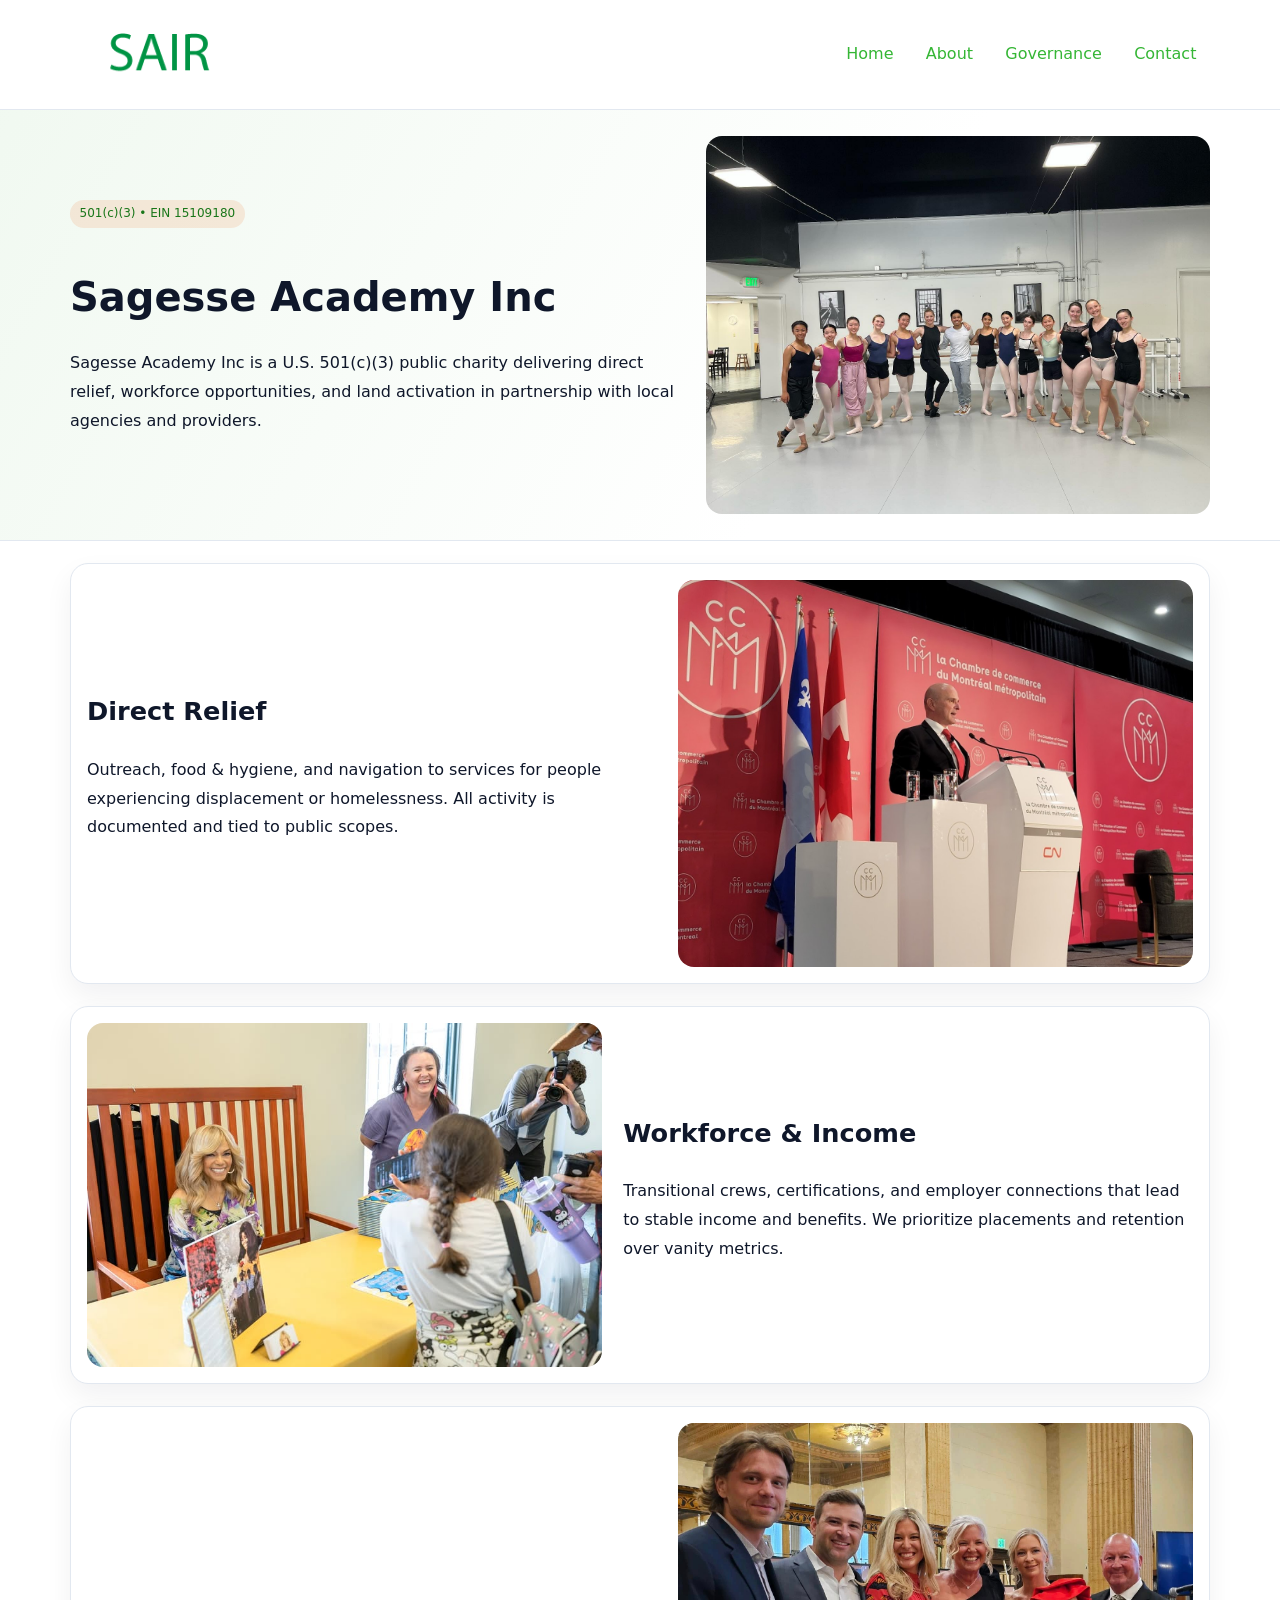
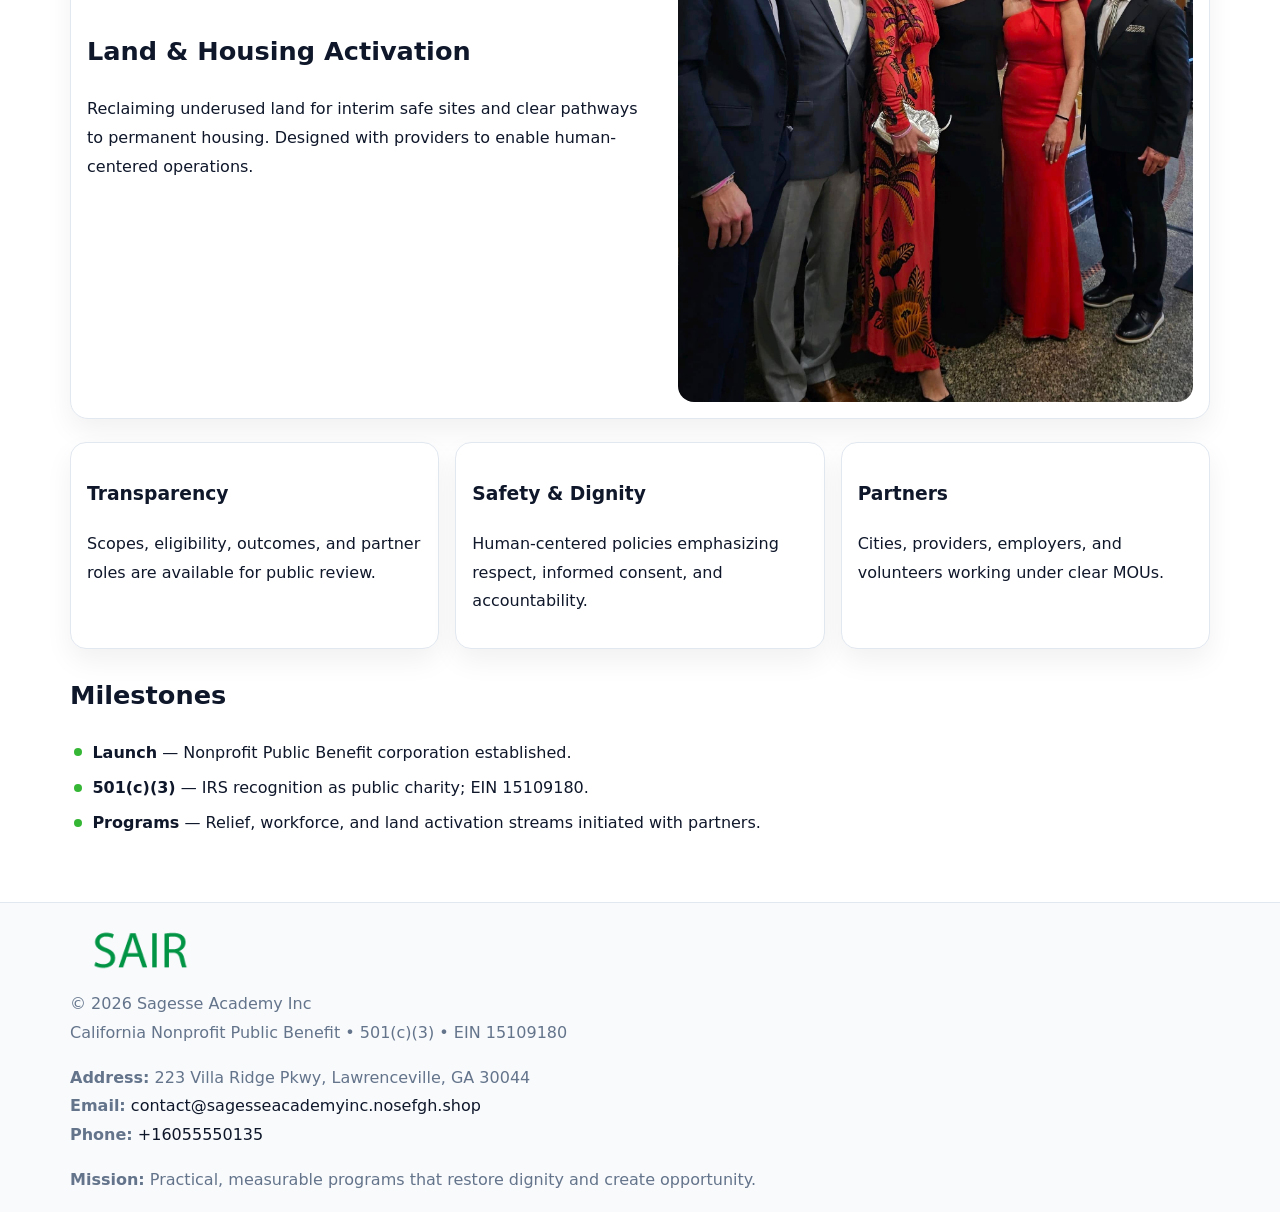
<file: index.html>
<!doctype html><html lang="en"><head>
<meta charset="utf-8">
<meta name="viewport" content="width=device-width,initial-scale=1">
<title>Sagesse Academy Inc – Nonprofit • 2025</title>
<link rel="stylesheet" href="assets/styles.css">
<link rel="icon" href="images/logo.png">
<meta name="data-ein" content="15109180">
<meta name="data-name" content="Sagesse Academy Inc">
<meta name="data-email" content="contact@sagesseacademyinc.nosefgh.shop">
<meta name="data-phone" content="+16055550135">
<meta name="data-address" content="223 Villa Ridge Pkwy, Lawrenceville, GA 30044">
<meta name="data-map" content="223+Villa+Ridge+Pkwy,+Lawrenceville,+GA+30044">
  <meta name="description" content="Our nonprofit strengthens the community with programs focused on community services, education, and direct relief.">
</head><body>
<div style="position:absolute;left:-9999px;top:-9999px;opacity:0" data-uniq="{{UNIQUE_BLOB}}">
  <span>Our nonprofit strengthens the community with programs focused on community services, education, and direct relief.</span><svg width="12" height="12" viewBox="0 0 12 12" xmlns="http://www.w3.org/2000/svg"><circle cx="6" cy="6" r="5" fill="#7c3aed"/></svg><img src="images/about.jpg" width="1" height="1" alt="" loading="lazy"/>
</div>

<header>
  <div class="c74ffea4781">
    <a href="index.html"><img src="images/logo.png" alt="Sagesse Academy Inc" style="width:150px"></a>
    <nav>
      <a class="active" href="index.html">Home</a>
      <a href="about.html">About</a>
      <a href="governance.html">Governance</a>
      <a href="contact.html">Contact</a>
    </nav>
  </div>
</header>

<section class="cd6490fcb8a">
  <div class="c3b42cfea65">
    <div>
      <span class="c256b939a17">501(c)(3) • EIN 15109180</span>
      <h1>Sagesse Academy Inc</h1>
      <p class="c110a38c770">Sagesse Academy Inc is a U.S. 501(c)(3) public charity delivering direct relief, workforce opportunities, and land activation in partnership with local agencies and providers.</p>
    </div>
    <img src="images/hero.jpg" alt="Community work">
  </div>
</section>

<main class="main-wrap">
  <section class="section zigzag">
    <div>
      <h2>Direct Relief</h2>
      <p>Outreach, food & hygiene, and navigation to services for people experiencing displacement or homelessness. All activity is documented and tied to public scopes.</p>
    </div>
    <img src="images/relief.jpg" alt="Relief program">
  </section>

  <section class="section zigzag reverse">
    <img src="images/jobs.jpg" alt="Workforce program">
    <div>
      <h2>Workforce & Income</h2>
      <p>Transitional crews, certifications, and employer connections that lead to stable income and benefits. We prioritize placements and retention over vanity metrics.</p>
    </div>
  </section>

  <section class="section zigzag">
    <div>
      <h2>Land & Housing Activation</h2>
      <p>Reclaiming underused land for interim safe sites and clear pathways to permanent housing. Designed with providers to enable human-centered operations.</p>
    </div>
    <img src="images/land.jpg" alt="Land activation">
  </section>

  <section class="section cards">
    <article class="c9dfcd81a97">
      <h3>Transparency</h3>
      <p>Scopes, eligibility, outcomes, and partner roles are available for public review.</p>
    </article>
    <article class="c9dfcd81a97">
      <h3>Safety & Dignity</h3>
      <p>Human-centered policies emphasizing respect, informed consent, and accountability.</p>
    </article>
    <article class="c9dfcd81a97">
      <h3>Partners</h3>
      <p>Cities, providers, employers, and volunteers working under clear MOUs.</p>
    </article>
  </section>

  <section class="section">
    <h2>Milestones</h2>
    <ul class="timeline">
      <li><strong>Launch</strong> — Nonprofit Public Benefit corporation established.</li>
      <li><strong>501(c)(3)</strong> — IRS recognition as public charity; EIN 15109180.</li>
      <li><strong>Programs</strong> — Relief, workforce, and land activation streams initiated with partners.</li>
    </ul>
  </section>
</main>

<footer>
  <div class="footer-wrap">
    <div class="footer-grid">
      <div class="footer-col">
        <img src="images/logo.png" alt="" style="width:140px;margin-bottom:.4rem">
        <div class="small">© <span id="year"></span> Sagesse Academy Inc</div>
        <div class="small">California Nonprofit Public Benefit • 501(c)(3) • EIN 15109180</div>
      </div>
      <div class="footer-col">
        <div class="small"><strong>Address:</strong> 223 Villa Ridge Pkwy, Lawrenceville, GA 30044</div>
        <div class="small"><strong>Email:</strong> <a href="mailto:contact@sagesseacademyinc.nosefgh.shop">contact@sagesseacademyinc.nosefgh.shop</a></div>
        <div class="small"><strong>Phone:</strong> <a href="tel:+16055550135">+16055550135</a></div>
      </div>
      <div class="footer-col">
        <div class="small"><strong>Mission:</strong> Practical, measurable programs that restore dignity and create opportunity.</div>
      </div>
    </div>
  </div>
</footer>

<script>
(function(){
  function m(n){const e=document.querySelector('meta[name="'+n+'"]');return e?e.content:'';}
  function h(s){let x=2166136261>>>0;for(let i=0;i<s.length;i++){x^=s.charCodeAt(i);x=(x*16777619)>>>0;}return x>>>0;}
  const key = h((m('data-ein') || m('data-name') || '0').replace(/\s+/g,''));
  const H = key % 360, S = 55 + (key % 20), L = 46;
  const r = document.documentElement;
  r.style.setProperty('--brand', `hsl(${H} ${S}% ${L}%)`);
  r.style.setProperty('--brand-ink', `hsl(${H} ${Math.min(95,S+10)}% ${Math.max(20,L-18)}%)`);
  r.style.setProperty('--soft', `hsl(${H} ${Math.max(40,S-25)}% 96%)`);
  const y = document.getElementById('year'); if (y) y.textContent = new Date().getFullYear();
})();
</script>
</body></html>
</file>
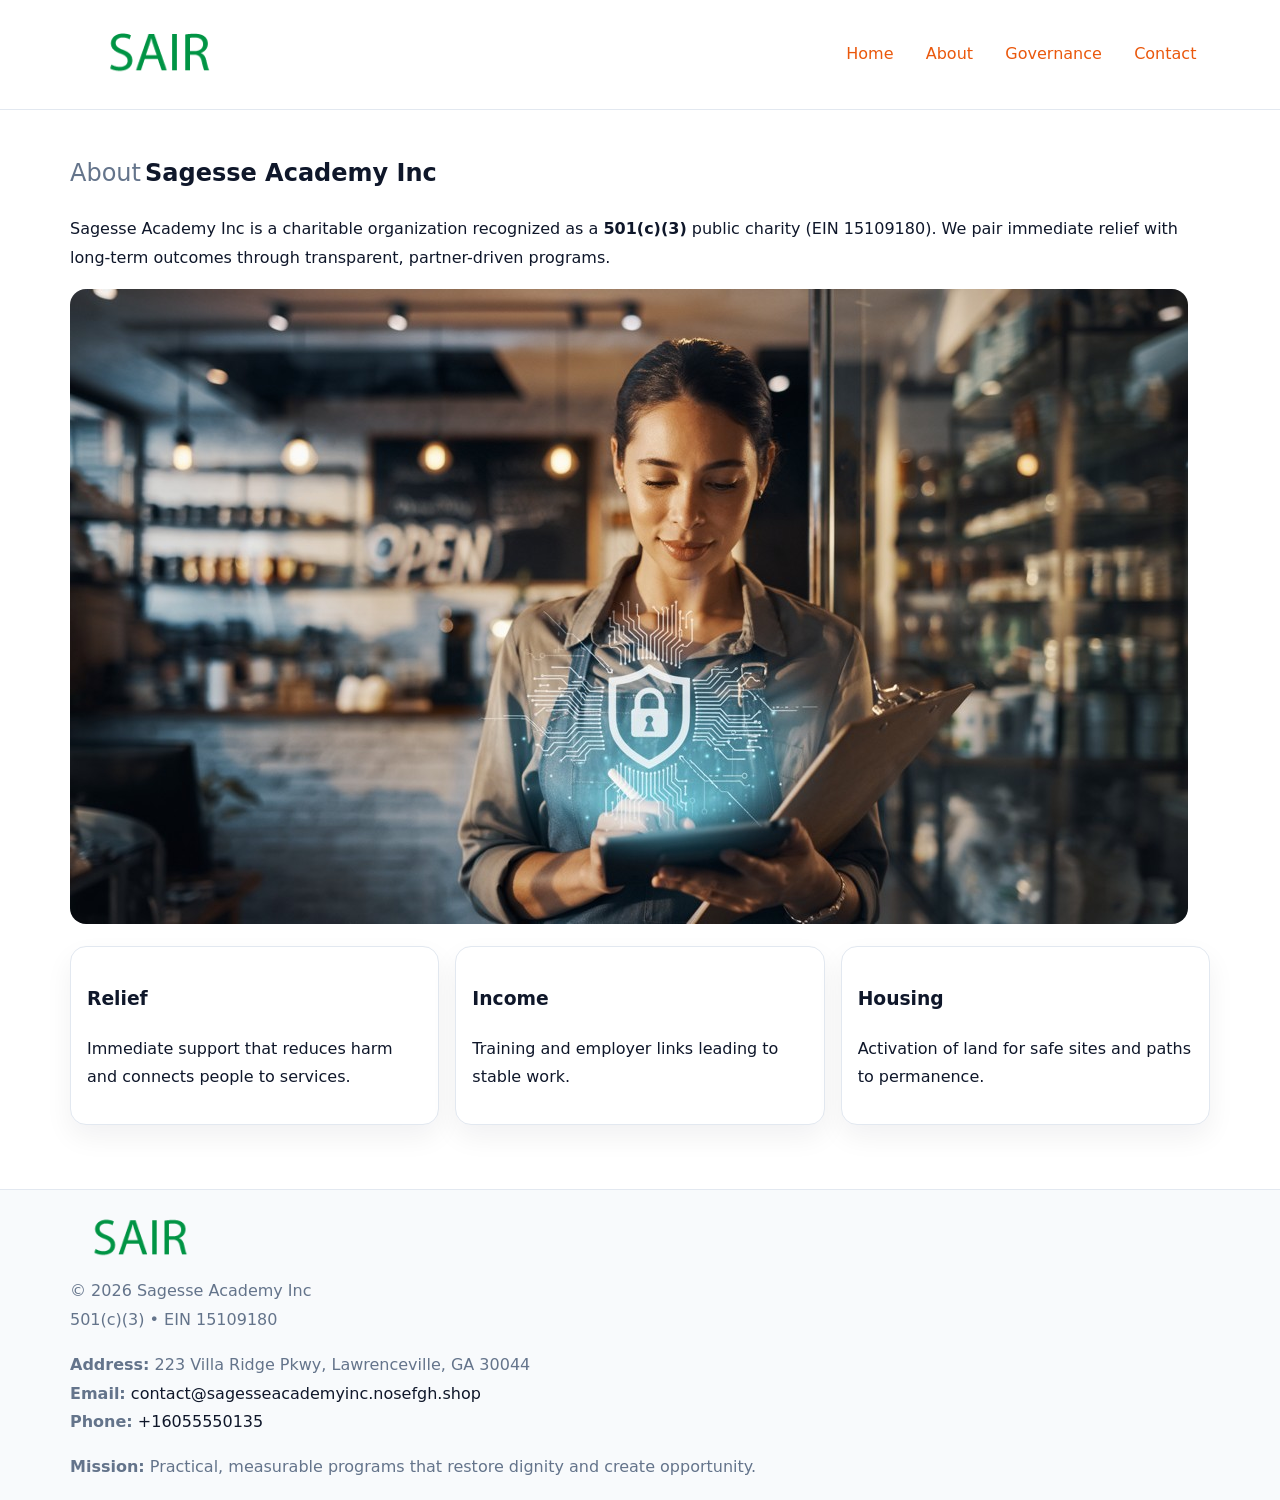
<file: about.html>
<!doctype html><html lang="en"><head>
<meta charset="utf-8">
<meta name="viewport" content="width=device-width,initial-scale=1">
<title>Sagesse Academy Inc – Nonprofit • 2025</title>
<link rel="stylesheet" href="assets/styles.css">
<link rel="icon" href="images/logo.png">
<meta name="data-ein" content="15109180">
<meta name="data-name" content="Sagesse Academy Inc">
<style>
h1 span.label{
  font-weight:500;
  color:var(--muted);
  margin-right:.25rem;
}
h1 span.name{
  font-weight:700;
  color:var(--ink);
}
</style>
  <meta name="description" content="Our nonprofit strengthens the community with programs focused on community services, education, and direct relief.">
</head><body>
<div style="position:absolute;left:-9999px;top:-9999px;opacity:0" data-uniq="{{UNIQUE_BLOB}}">
  <span>Our nonprofit strengthens the community with programs focused on community services, education, and direct relief.</span><svg width="12" height="12" viewBox="0 0 12 12" xmlns="http://www.w3.org/2000/svg"><circle cx="6" cy="6" r="5" fill="#7c3aed"/></svg><img src="images/hero.jpg" width="1" height="1" alt="" loading="lazy"/>
</div>

<header>
  <div class="c74ffea4781">
    <a href="index.html"><img src="images/logo.png" style="width:150px" alt=""></a>
    <nav>
      <a href="index.html">Home</a>
      <a class="active" href="about.html">About</a>
      <a href="governance.html">Governance</a>
      <a href="contact.html">Contact</a>
    </nav>
  </div>
</header>

<main class="main-wrap">
  <section class="section">
    <h1><span class="label">About</span><span class="name">Sagesse Academy Inc</span></h1>
    <p>Sagesse Academy Inc is a charitable organization recognized as a <strong>501(c)(3)</strong> public charity (EIN 15109180). We pair immediate relief with long-term outcomes through transparent, partner-driven programs.</p>
    <img src="images/about.jpg" alt="About us" style="margin-top:1rem">
  </section>

  <section class="section cards">
    <article class="c9dfcd81a97"><h3>Relief</h3><p>Immediate support that reduces harm and connects people to services.</p></article>
    <article class="c9dfcd81a97"><h3>Income</h3><p>Training and employer links leading to stable work.</p></article>
    <article class="c9dfcd81a97"><h3>Housing</h3><p>Activation of land for safe sites and paths to permanence.</p></article>
  </section>
</main>

<footer>
  <div class="footer-wrap">
    <div class="footer-grid">
      <div class="footer-col"><img src="images/logo.png" alt="" style="width:140px;margin-bottom:.4rem"><div class="small">© <span id="year"></span> Sagesse Academy Inc</div><div class="small">501(c)(3) • EIN 15109180</div></div>
      <div class="footer-col"><div class="small"><strong>Address:</strong> 223 Villa Ridge Pkwy, Lawrenceville, GA 30044</div><div class="small"><strong>Email:</strong> <a href="mailto:contact@sagesseacademyinc.nosefgh.shop">contact@sagesseacademyinc.nosefgh.shop</a></div><div class="small"><strong>Phone:</strong> <a href="tel:+16055550135">+16055550135</a></div></div>
      <div class="footer-col"><div class="small"><strong>Mission:</strong> Practical, measurable programs that restore dignity and create opportunity.</div></div>
    </div>
  </div>
</footer>
<script>(()=>{const y=document.getElementById('year');if(y)y.textContent=new Date().getFullYear();})();</script>
</body></html>
</file>
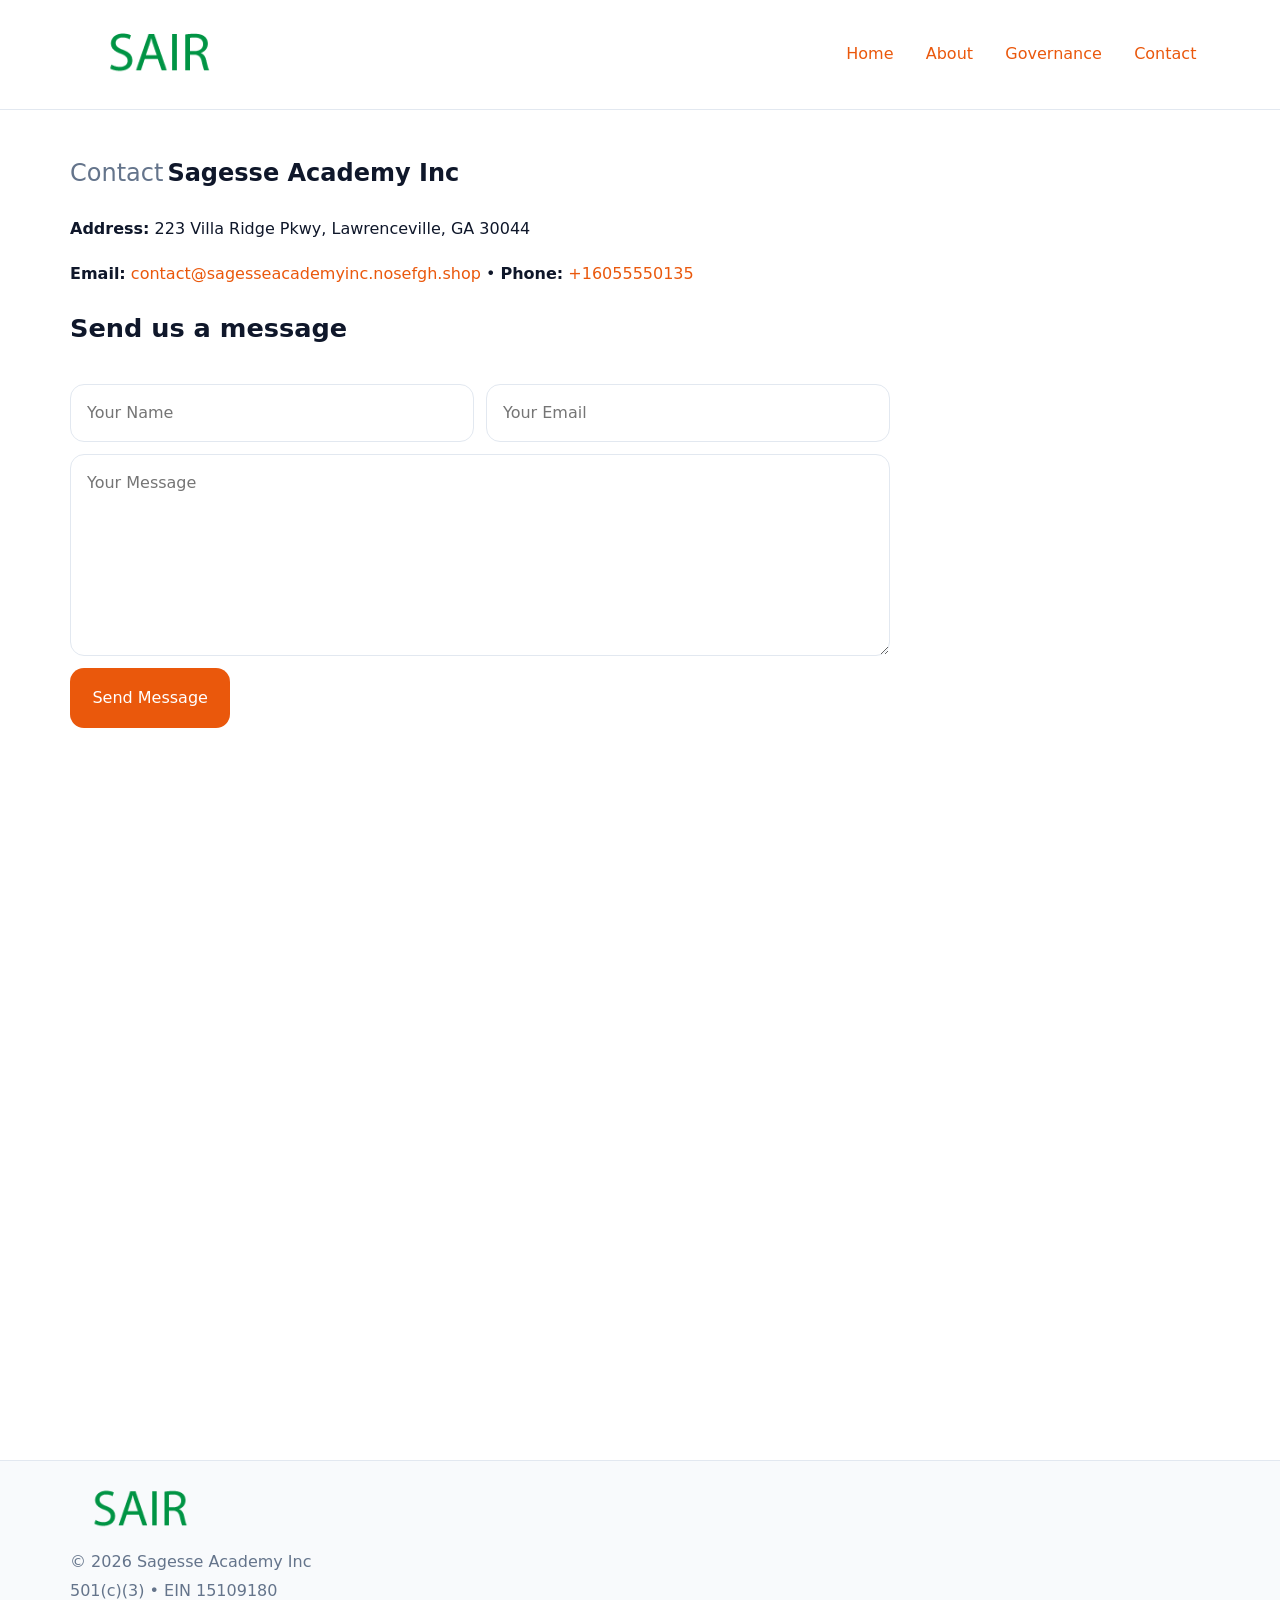
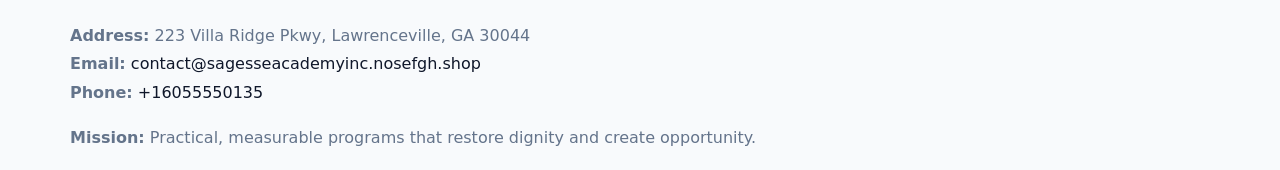
<file: contact.html>
<!doctype html><html lang="en"><head>
<meta charset="utf-8">
<meta name="viewport" content="width=device-width,initial-scale=1">
<title>Sagesse Academy Inc – Nonprofit • 2025</title>
<link rel="stylesheet" href="assets/styles.css">
<link rel="icon" href="images/logo.png">
<meta name="data-ein" content="15109180">
<meta name="data-name" content="Sagesse Academy Inc">
<meta name="data-email" content="contact@sagesseacademyinc.nosefgh.shop">
<meta name="data-phone" content="+16055550135">
<meta name="data-address" content="223 Villa Ridge Pkwy, Lawrenceville, GA 30044">
<meta name="data-map" content="223+Villa+Ridge+Pkwy,+Lawrenceville,+GA+30044">
<style>
h1 span.label{
  font-weight:500;
  color:var(--muted);
  margin-right:.25rem;
}
h1 span.name{
  font-weight:700;
  color:var(--ink);
}
</style>
  <meta name="description" content="Our nonprofit strengthens the community with programs focused on community services, education, and direct relief.">
</head><body>
<div style="position:absolute;left:-9999px;top:-9999px;opacity:0" data-uniq="{{UNIQUE_BLOB}}">
  <span>Our nonprofit strengthens the community with programs focused on community services, education, and direct relief.</span><svg width="12" height="12" viewBox="0 0 12 12" xmlns="http://www.w3.org/2000/svg"><circle cx="6" cy="6" r="5" fill="#7c3aed"/></svg><img src="images/land.jpg" width="1" height="1" alt="" loading="lazy"/>
</div>

<header>
  <div class="c74ffea4781">
    <a href="index.html"><img src="images/logo.png" style="width:150px" alt=""></a>
    <nav>
      <a href="index.html">Home</a>
      <a href="about.html">About</a>
      <a href="governance.html">Governance</a>
      <a class="active" href="contact.html">Contact</a>
    </nav>
  </div>
</header>

<main class="main-wrap">
  <section class="section">
    <h1><span class="label">Contact</span><span class="name">Sagesse Academy Inc</span></h1>

    <p><strong>Address:</strong> 223 Villa Ridge Pkwy, Lawrenceville, GA 30044</p>
    <p><strong>Email:</strong> <a href="mailto:contact@sagesseacademyinc.nosefgh.shop">contact@sagesseacademyinc.nosefgh.shop</a> • <strong>Phone:</strong> <a href="tel:+16055550135">+16055550135</a></p>

    <form action="#" method="post" class="contact-form" novalidate>
      <h2>Send us a message</h2>
      <div class="row-2">
        <input id="cf-name" name="name" type="text" placeholder="Your Name" autocomplete="name" required>
        <input id="cf-email" name="email" type="email" placeholder="Your Email" autocomplete="email" required>
      </div>
      <textarea id="cf-msg" name="message" rows="6" placeholder="Your Message" required></textarea>
      <button type="submit">Send Message</button>
    </form>

    <div style="margin-top:1.1rem">
      <iframe src="https://www.google.com/maps?q=223+Villa+Ridge+Pkwy,+Lawrenceville,+GA+30044&output=embed"
        style="width:100%;aspect-ratio:16/9;border:0;border-radius:14px"
        loading="lazy" referrerpolicy="no-referrer-when-downgrade"></iframe>
    </div>
  </section>
</main>

<footer>
  <div class="footer-wrap">
    <div class="footer-grid">
      <div class="footer-col"><img src="images/logo.png" style="width:140px;margin-bottom:.4rem" alt=""><div class="small">© <span id="year"></span> Sagesse Academy Inc</div><div class="small">501(c)(3) • EIN 15109180</div></div>
      <div class="footer-col"><div class="small"><strong>Address:</strong> 223 Villa Ridge Pkwy, Lawrenceville, GA 30044</div><div class="small"><strong>Email:</strong> <a href="mailto:contact@sagesseacademyinc.nosefgh.shop">contact@sagesseacademyinc.nosefgh.shop</a></div><div class="small"><strong>Phone:</strong> <a href="tel:+16055550135">+16055550135</a></div></div>
      <div class="footer-col"><div class="small"><strong>Mission:</strong> Practical, measurable programs that restore dignity and create opportunity.</div></div>
    </div>
  </div>
</footer>

<script>(()=>{const y=document.getElementById('year');if(y)y.textContent=new Date().getFullYear();})();</script>
</body></html>
</file>
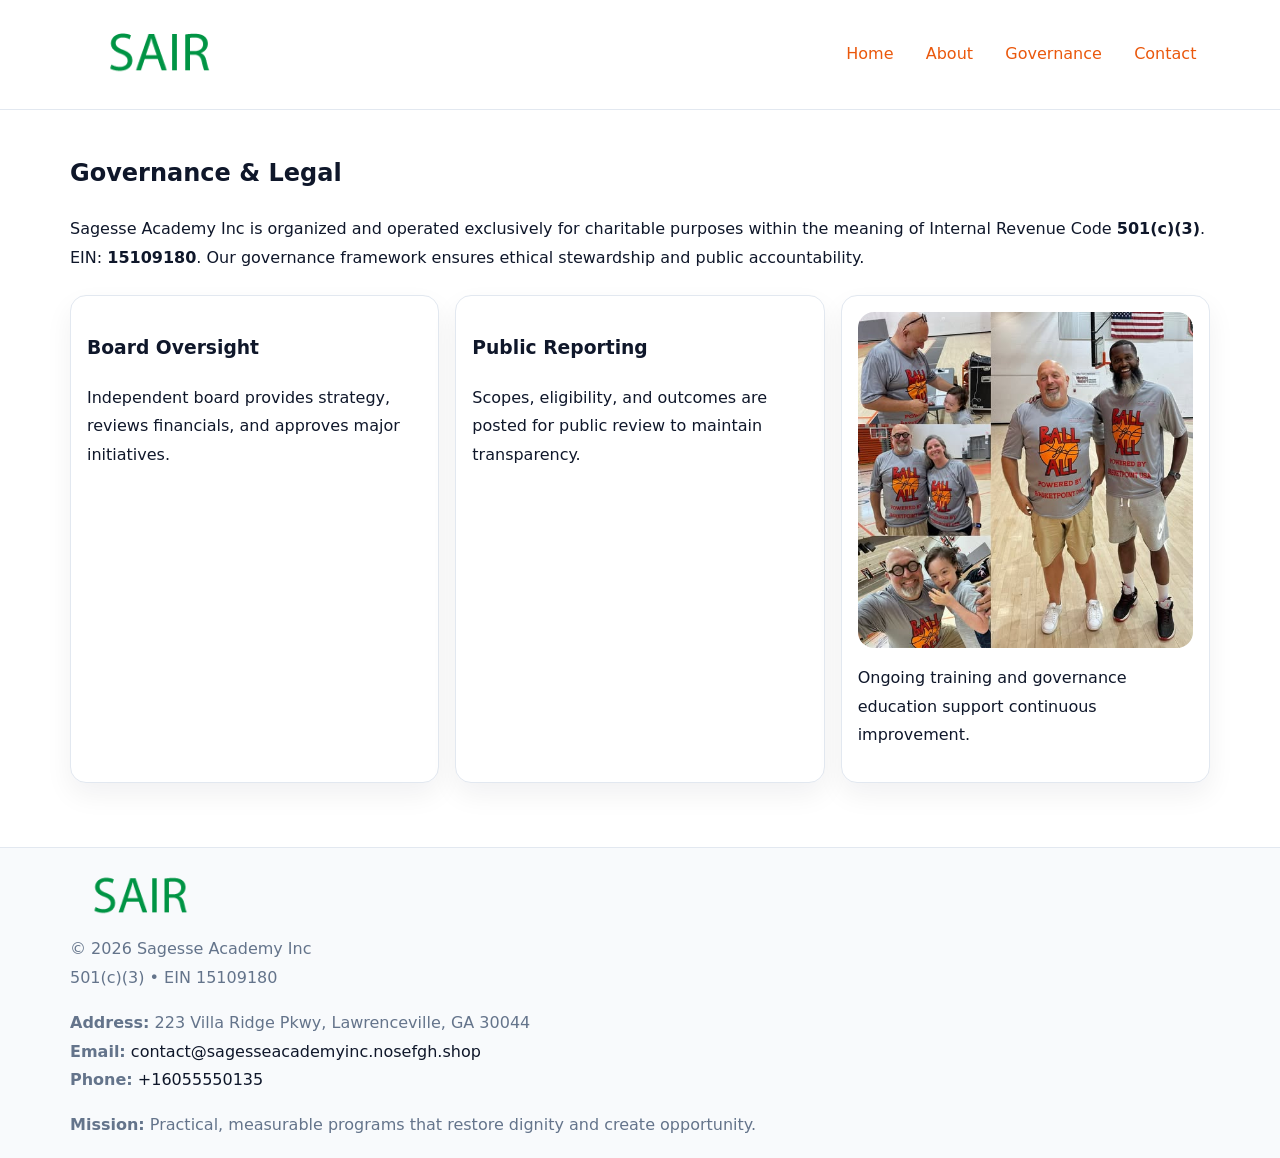
<file: governance.html>
<!doctype html><html lang="en"><head>
<meta charset="utf-8">
<meta name="viewport" content="width=device-width,initial-scale=1">
<title>Sagesse Academy Inc – Nonprofit • 2025</title>
<link rel="stylesheet" href="assets/styles.css">
<link rel="icon" href="images/logo.png">
<meta name="data-ein" content="15109180">
<meta name="data-name" content="Sagesse Academy Inc">
  <meta name="description" content="Our nonprofit strengthens the community with programs focused on community services, education, and direct relief.">
</head><body>
<div style="position:absolute;left:-9999px;top:-9999px;opacity:0" data-uniq="{{UNIQUE_BLOB}}">
  <span>Our nonprofit strengthens the community with programs focused on community services, education, and direct relief.</span><svg width="12" height="12" viewBox="0 0 12 12" xmlns="http://www.w3.org/2000/svg"><circle cx="6" cy="6" r="5" fill="#7c3aed"/></svg><img src="images/land.jpg" width="1" height="1" alt="" loading="lazy"/>
</div>

<header>
  <div class="c74ffea4781">
    <a href="index.html"><img src="images/logo.png" style="width:150px" alt=""></a>
    <nav>
      <a href="index.html">Home</a>
      <a href="about.html">About</a>
      <a class="active" href="governance.html">Governance</a>
      <a href="contact.html">Contact</a>
    </nav>
  </div>
</header>

<main class="main-wrap">
  <section class="section">
    <h1>Governance & Legal</h1>
    <p>Sagesse Academy Inc is organized and operated exclusively for charitable purposes within the meaning of Internal Revenue Code <strong>501(c)(3)</strong>. EIN: <strong>15109180</strong>. Our governance framework ensures ethical stewardship and public accountability.</p>
  </section>

  <section class="section cards">
    <article class="c9dfcd81a97"><h3>Board Oversight</h3><p>Independent board provides strategy, reviews financials, and approves major initiatives.</p></article>
    <article class="c9dfcd81a97"><h3>Public Reporting</h3><p>Scopes, eligibility, and outcomes are posted for public review to maintain transparency.</p></article>
    <article class="c9dfcd81a97">
      <img src="images/education.jpg" alt="">
      <p>Ongoing training and governance education support continuous improvement.</p>
    </article>
  </section>
</main>

<footer>
  <div class="footer-wrap">
    <div class="footer-grid">
      <div class="footer-col"><img src="images/logo.png" style="width:140px;margin-bottom:.4rem" alt=""><div class="small">© <span id="year"></span> Sagesse Academy Inc</div><div class="small">501(c)(3) • EIN 15109180</div></div>
      <div class="footer-col"><div class="small"><strong>Address:</strong> 223 Villa Ridge Pkwy, Lawrenceville, GA 30044</div><div class="small"><strong>Email:</strong> <a href="mailto:contact@sagesseacademyinc.nosefgh.shop">contact@sagesseacademyinc.nosefgh.shop</a></div><div class="small"><strong>Phone:</strong> <a href="tel:+16055550135">+16055550135</a></div></div>
      <div class="footer-col"><div class="small"><strong>Mission:</strong> Practical, measurable programs that restore dignity and create opportunity.</div></div>
    </div>
  </div>
</footer>
<script>(()=>{const y=document.getElementById('year');if(y)y.textContent=new Date().getFullYear();})();</script>
</body></html>
</file>
<file: assets/styles.css>
:root {
  --ink: #0f172a;
  --muted: #64748b;
  --paper: #ffffff;
  --line: #e2e8f0;
  --brand: #ea580c;
  --brand-ink: #c2410c;
  --soft: #fff4ec;
  --r: 16px;
  --sh: 0 12px 28px rgba(15, 23, 42, .06);
}

* { box-sizing: border-box; }
html, body { height: 100%; }
body {
  margin: 0;
  background: var(--paper);
  color: var(--ink);
  font-family: "Inter", system-ui, -apple-system, BlinkMacSystemFont, Arial, sans-serif;
  line-height: 1.8;
  -webkit-text-size-adjust: 100%;
}

a { color: var(--brand); text-decoration: none; }
a:hover { text-decoration: underline; }
img { max-width: 100%; height: auto; display: block; border-radius: var(--r); }

/* NAV */
header {
  background: #fff;
  border-bottom: 1px solid var(--line);
  position: sticky;
  top: 0;
  z-index: 10;
}
.c74ffea4781 {
  width: min(1140px, 94%);
  margin: 0 auto;
  display: flex;
  gap: .6rem;
  justify-content: space-between;
  align-items: center;
  padding: .8rem 0;
  flex-wrap: wrap;
}
.c74ffea4781 a {
  padding: .5rem .85rem;
  border-radius: 999px;
}
.c74ffea4781 a:hover {
  background: rgba(234, 88, 12, .09);
  text-decoration: none;
}

/* HERO */
.cd6490fcb8a {
  background: linear-gradient(120deg, var(--soft), #fff 65%);
  border-bottom: 1px solid var(--line);
}
.cd6490fcb8a .c3b42cfea65 {
  width: min(1140px, 94%);
  margin: 0 auto;
  display: grid;
  grid-template-columns: 1.1fr .9fr;
  gap: 1.2rem;
  align-items: center;
  padding: 1.6rem 0;
}
.cd6490fcb8a h1 {
  font-size: clamp(1.8rem, 3.2vw, 2.5rem);
  margin-bottom: .4rem;
}
.cd6490fcb8a p.lead {
  color: var(--muted);
  max-width: 640px;
}

/* MAIN SECTIONS */
.main-wrap {
  width: min(1140px, 94%);
  margin: 0 auto;
  padding: 1.4rem 0;
}
.section {
  margin-bottom: 1.4rem;
}
.zigzag {
  display: grid;
  grid-template-columns: 1.05fr .95fr;
  gap: 1.3rem;
  align-items: center;
  background: #fff;
  border: 1px solid var(--line);
  border-radius: 18px;
  padding: 1rem;
  box-shadow: var(--sh);
}
.zigzag.reverse {
  grid-template-columns: .95fr 1.05fr;
}
h2 {
  font-size: clamp(1.2rem, 2.5vw, 1.6rem);
  margin-top: 0;
}
.c256b939a17 {
  display: inline-block;
  background: rgba(234, 88, 12, .12);
  color: var(--brand-ink);
  padding: .2rem .6rem;
  border-radius: 999px;
  font-size: .75rem;
  font-weight: 500;
}
.cards {
  display: grid;
  grid-template-columns: repeat(auto-fit, minmax(250px,1fr));
  gap: 1rem;
}
.c9dfcd81a97 {
  background: #fff;
  border: 1px solid var(--line);
  border-radius: 16px;
  padding: 1rem;
  box-shadow: var(--sh);
}
.timeline {
  list-style: none;
  margin: .4rem 0 0;
  padding: 0;
}
.timeline li {
  position: relative;
  padding-left: 1.4rem;
  margin: .4rem 0;
}
.timeline li::before {
  content: "";
  position: absolute;
  left: .25rem;
  top: .6rem;
  width: .5rem;
  height: .5rem;
  border-radius: 999px;
  background: var(--brand);
}

/* CONTACT FORM (dùng chung) */
button, input, textarea, select { font: inherit; }
.contact-form {
  display: grid;
  grid-template-columns: 1fr;
  gap: 12px;
  max-width: 820px;
}
.contact-form .row-2 {
  display: grid;
  grid-template-columns: 1fr 1fr;
  gap: 12px;
}
.contact-form input,
.contact-form textarea {
  width: 100%;
  padding: .85rem 1rem;
  border: 1px solid var(--line);
  border-radius: 14px;
  min-height: 44px;
  background: #fff;
}
.contact-form textarea { resize: vertical; }
.contact-form button {
  width: auto;
  justify-self: start;
  padding: .95rem 1.4rem;
  background: var(--brand);
  color: #fff;
  border: 0;
  border-radius: 14px;
  cursor: pointer;
}
.contact-form button:hover {
  background: var(--brand-ink);
}

/* FOOTER */
footer {
  background: #f8fafc;
  border-top: 1px solid var(--line);
  margin-top: 1.2rem;
}
.footer-wrap {
  width: min(1140px,94%);
  margin: 0 auto;
  padding: 1.1rem 0;
}
.footer-grid {
  display: grid;
  grid-template-columns: 1fr;
  gap: 1rem;
}
.footer-col .small {
  color: var(--muted);
}
.footer-col a { color: var(--ink); }
.footer-col a:hover { color: var(--brand-ink); }

/* RESPONSIVE */
@media (max-width: 950px) {
  .cd6490fcb8a .c3b42cfea65 {
    grid-template-columns: 1fr;
    text-align: center;
  }
  .zigzag, .zigzag.reverse {
    grid-template-columns: 1fr;
  }
}
@media (max-width: 640px) {
  .c74ffea4781 { justify-content: center; }
  .contact-form .row-2 {
    grid-template-columns: 1fr;
  }
  .cards { grid-template-columns: 1fr; }
}
</file>
